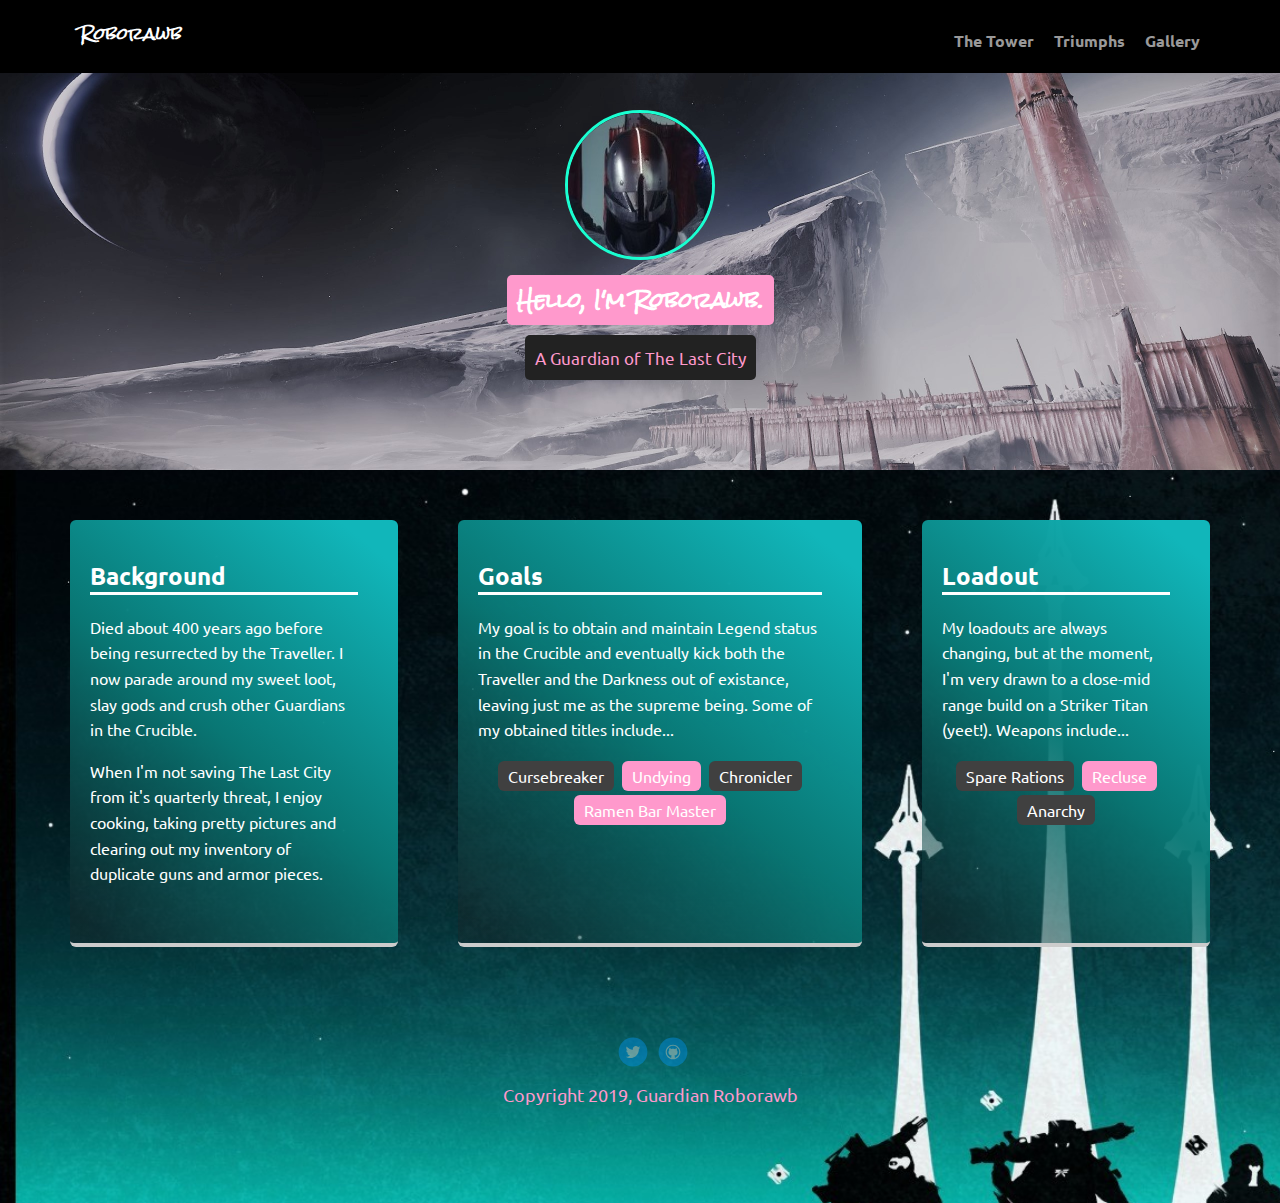
<file: index.html>
<!doctype html>
<html lang="en">
<head>
  <meta charset="utf-8">
  <title>Roborawb's Profile</title>
  <meta name="viewport" content="width=device-width, initial-scale=1.0">
  <link rel="stylesheet" href="styles.css">
  <link href="https://fonts.googleapis.com/css?family=Open+Sans+Condensed:300,700%7CRaleway:400,800%7CUbuntu:400,700,700i" rel="stylesheet">
  <link href="https://fonts.googleapis.com/css?family=Rock+Salt" rel="stylesheet">
  <body>

    <div class="main-nav">
        <ul class="nav">
          <li class="name">Roborawb</li>
          <li class="home ui"><a href="index.html">The Tower</a></li>
          <li class="triumphs ui"><a href="triumphs.html">Triumphs</a></li>
		  <li class ="gallery ui"><a href="gallery.html">Gallery</a></li>
        </ul>
    </div>

    <header>
      <img src="images/headshot.jpg" alt="Guardian Roborawb standing in front of Scarlet Keep" class="profile-image">
      <h1 class="tag name">Hello, I'm Roborawb.</h1>
      <p class="tag location">A Guardian of The Last City</p>
    </header>

    <main class="flex">
      <div class="card">
        <h2>Background</h2>
        <p>Died about 400 years ago before being resurrected by the Traveller. I now parade around my sweet loot, slay gods and crush other Guardians in the Crucible.</p>
        <p>When I'm not saving The Last City from it's quarterly threat, I enjoy cooking, taking pretty pictures and clearing out my inventory of duplicate guns and armor pieces.</p>
      </div> 

      <div class="card">
        <h2>Goals</h2>
        <p>My goal is to obtain and maintain Legend status in the Crucible and eventually kick both the Traveller and the Darkness out of existance, leaving just me as the supreme being. Some of my obtained titles include...</p>
        <ul class="skills">
          <li>Cursebreaker</li>
          <li>Undying</li>
          <li>Chronicler</li>
          <li>Ramen Bar Master</li>
        </ul>
      </div> 
	  
	   <div class="card">
        <h2>Loadout</h2>
        <p>My loadouts are always changing, but at the moment, I'm very drawn to a close-mid range build on a Striker Titan (yeet!). Weapons include...</p>
        <ul class="skills">
          <li>Spare Rations</li>
          <li>Recluse</li>
          <li>Anarchy</li>
        </ul>
      </div> 

    </main>
    <footer>
      <ul>
        <li><a href="https://twitter.com/roballessi" class="social twitter">Twitter</a></li>
        <li><a href="https://github.com/RAllessi" class="social github">Github</a></li>
      </ul>
      <p class="copyright">Copyright 2019, Guardian Roborawb</p>
    </footer>
  </body>
  </html>
</file>
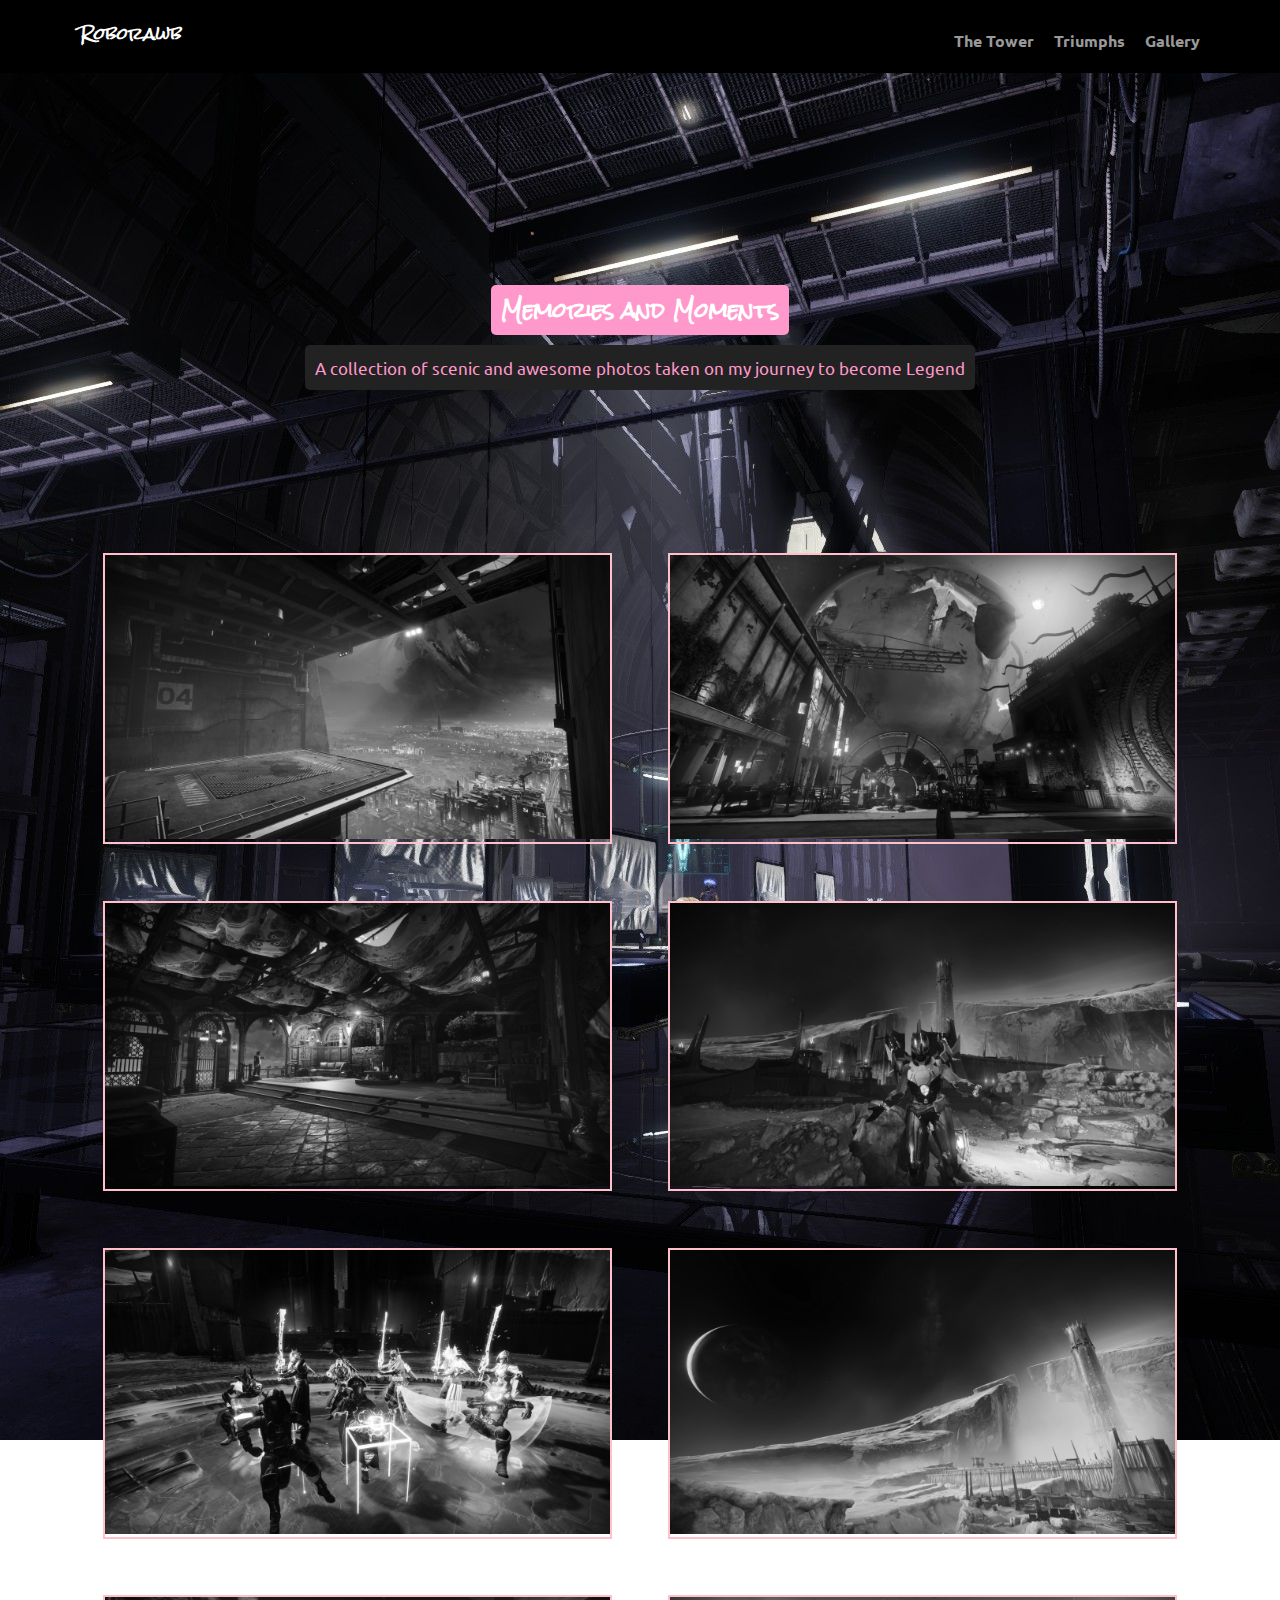
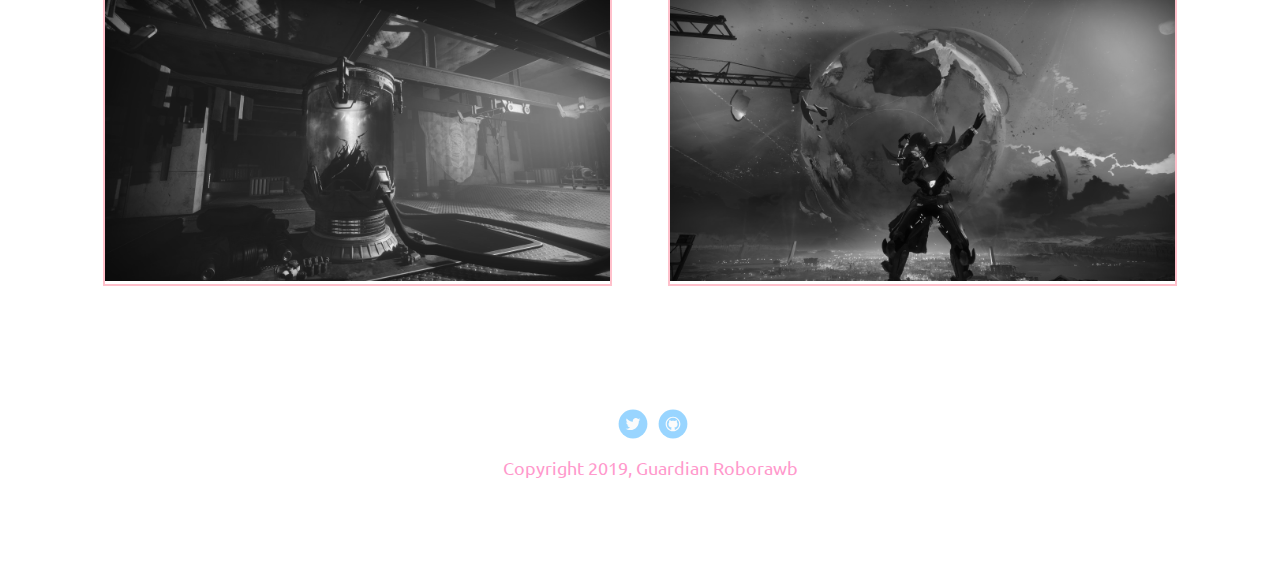
<file: gallery.html>
<!doctype html>
<html lang="en">
<head>
  <meta charset="utf-8">
  <title>Roborawb's Profile</title>
  <meta name="viewport" content="width=device-width, initial-scale=1.0">
  <link rel="stylesheet" href="styles.css">
  <link href="https://fonts.googleapis.com/css?family=Open+Sans+Condensed:300,700%7CRaleway:400,800%7CUbuntu:400,700,700i" rel="stylesheet">
  <link href="https://fonts.googleapis.com/css?family=Rock+Salt" rel="stylesheet">
  <body class="gallery-body">

    <div class="main-nav">
        <ul class="nav">
          <li class="name">Roborawb</li>
          <li class="home ui"><a href="index.html">The Tower</a></li>
          <li class="triumphs ui"><a href="triumphs.html">Triumphs</a></li>
		  <li class ="gallery ui"><a href="gallery.html">Gallery</a></li>
        </ul>
    </div>
	
	 <header class="gallery-header">
      <h1 class="tag name">Memories and Moments</h1>
      <p class="tag location">A collection of scenic and awesome photos taken on my journey to become Legend</p>
    </header>

  <main class="flex">
      <div class="img">
		<ul class="gallery">
			<li>
			   <a href="images/tower1.jpg">
			   <img src="images/tower1.jpg" alt="looking out from the tower over the The Last City"></a>
			</li>
   
			<li>
			   <a href="images/tower2.jpg">
			   <img src="images/tower2.jpg" alt="looking out from the tower over the The Last City"></a>
			</li>
	  
			<li>
			   <a href="images/tower3.jpg">
			   <img src="images/tower3.jpg" alt="looking out from the tower over the The Last City"></a>
			</li>
	  
			<li>
			   <a href="images/tourist.jpg">
			   <img src="images/tourist.jpg" alt="sightseeing on the moon"></a>
			</li>
	  
			<li>
			   <a href="images/thecrew.jpg">
			   <img src="images/thecrew.jpg" alt="An 8 man fireteam comprised of Dads of Destiny memebers"></a>
			</li>
			   
			<li>
			   <a href="images/sk.jpg">
			   <img src="images/sk.jpg" alt="The Scarlet Keep on the moon with Earth hanging in the background"></a>
			</li>
   
			<li>
			   <a href="images/drifter.jpg">
			   <img src="images/drifter.jpg" alt="A Taken test pod in the Drifter's lounge"></a>
			</li>
		
			<li>
			   <a href="images/dance1.jpg">
			   <img src="images/dance1.jpg" alt="Roborawb, as a Titan, busting out some moves in the Tower with the Traveller behind them"></a>
			</li>
		</ul>
      </div>
   </main>
	
    <footer>
      <ul>
        <li><a href="https://twitter.com/roballessi" class="social twitter">Twitter</a></li>
        <li><a href="https://github.com/RAllessi" class="social github">Github</a></li>
      </ul>
      <p class="copyright">Copyright 2019, Guardian Roborawb</p>
    </footer>
  </body>
  </html>
</file>
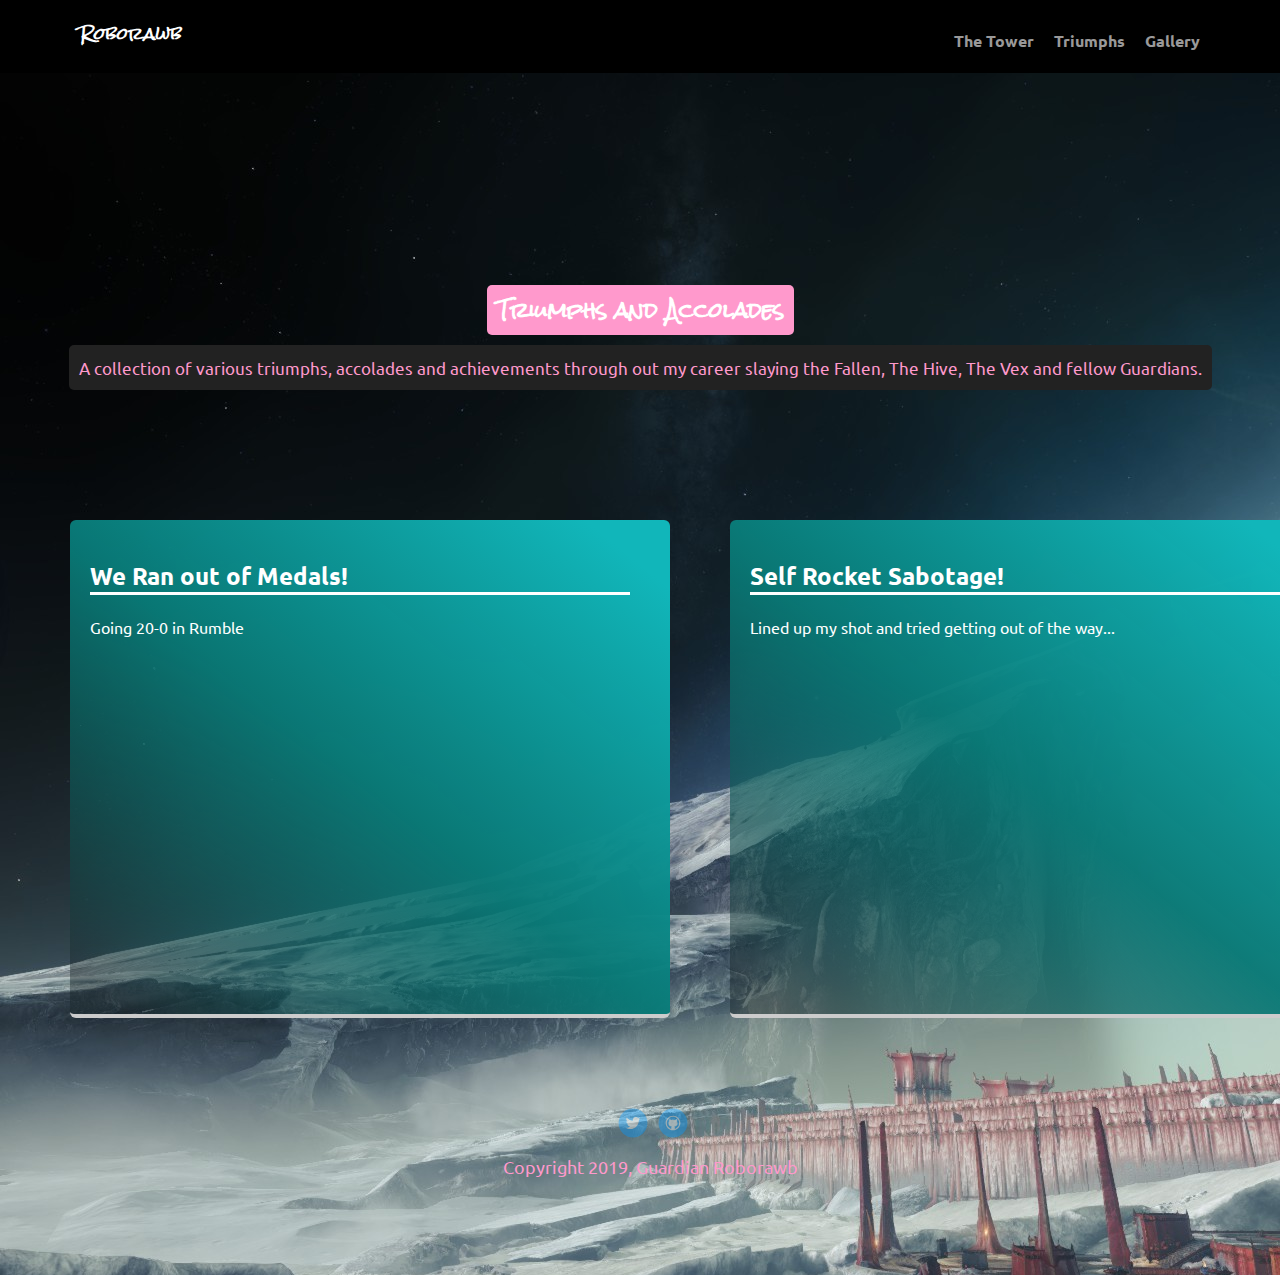
<file: triumphs.html>
<!doctype html>
<html lang="en">
<head>
  <meta charset="utf-8">
  <title>Roborawb's Profile</title>
  <meta name="viewport" content="width=device-width, initial-scale=1.0">
  <link rel="stylesheet" href="styles.css">
  <link href="https://fonts.googleapis.com/css?family=Open+Sans+Condensed:300,700%7CRaleway:400,800%7CUbuntu:400,700,700i" rel="stylesheet">
  <link href="https://fonts.googleapis.com/css?family=Rock+Salt" rel="stylesheet">
  <body class="triumphs-body">

   <div class="main-nav">
        <ul class="nav">
          <li class="name">Roborawb</li>
          <li class="home ui"><a href="index.html">The Tower</a></li>
          <li class="triumphs ui"><a href="triumphs.html">Triumphs</a></li>
		  <li class ="gallery ui"><a href="gallery.html">Gallery</a></li>
        </ul>
    </div>
	
	 <header class="triumphs-header">
      <h1 class="tag name">Triumphs and Accolades</h1>
      <p class="tag location">A collection of various triumphs, accolades and achievements through out my career slaying the Fallen, The Hive, The Vex and fellow Guardians.</p>
    </header>

    <main class="flex">
      <div class="card">
        <h2>We Ran out of Medals!</h2>
        <p>Going 20-0 in Rumble</p>
        <iframe width="560" height="315" src="https://www.youtube.com/embed/2Za0geWsrpE" frameborder="0" allow="accelerometer; autoplay; encrypted-media; gyroscope; picture-in-picture" allowfullscreen></iframe>
      </div> 
	  
	  
	  <div class="card">
        <h2>Self Rocket Sabotage!</h2>
        <p>Lined up my shot and tried getting out of the way...</p>
        <iframe width="560" height="315" src="https://www.youtube.com/embed/bgneVcGCsCQ" frameborder="0" allow="accelerometer; autoplay; encrypted-media; gyroscope; picture-in-picture" allowfullscreen></iframe>
      </div> 
    </main>
	
    <footer>
      <ul>
        <li><a href="https://twitter.com/roballessi" class="social twitter">Twitter</a></li>
        <li><a href="https://github.com/RAllessi" class="social github">Github</a></li>
      </ul>
      <p class="copyright">Copyright 2019, Guardian Roborawb</p>
    </footer>
  </body>
  </html>
</file>
<file: styles.css>
/********************
GLOBAL LAYOUT SET-UP
*********************/
* { 
  box-sizing: border-box;
}
  
body {
  margin: 0;
  padding: 0;
  text-align: center;
  font-family: 'Ubuntu', sans-serif;
  color: #222;
  background: url('images/554663.jpg') no-repeat;
  background-size: cover;
  background-position: 0px 400px;
}

h2 {
  border-bottom: solid 3px white;
}

/********************
LINK STYLES
*********************/

a {
  text-decoration: none;
  color: #999;
}
a:hover {
  color: #ff99cc;
}

/********************
SECTION STYLES
*********************/

.main-nav {
    width: 100%;
    background: black;
    min-height: 30px;
    padding: 10px;
    position: fixed;
    text-align: center;
    z-index: 100;
}
.nav {
    display: flex;
    justify-content: space-around;
    font-weight: 700;
    list-style-type: none;
    margin: 0 auto;
    padding: 0;
    }

.nav .name {
    font-family: 'Rock Salt', sans-serif;
    display: block;
    margin-right: auto;
    color: white;
    transition: all 1s;
}

.nav .name:hover {
    color: #ff99cc;
    transform: scale(1.2) rotate(360deg);
}
.nav li {
    padding: 5px 10px 10px 10px;
}

.nav .ui {
    padding: 20px 10px 0 10px;
}

.nav a {
    transition: all .5s;
}
.nav a:hover {
    color: #ff99cc;
}

.nav a.selected {
    color: #fff;
}

header {
  text-align: center;
  background: url('images/scarlet.jpg') no-repeat top center ;
  background-size: cover;
  overflow: hidden;
  padding-top: 60px;
}
header {
  line-height: 1.5;
}
header .profile-image {
  margin-top: 50px;
  width: 150px;
  height: 150px;
  border-radius: 50%;
  border: 3px solid #1affd1;
  transition: all .5s;
}
header .profile-image:hover {
    filter: grayscale(0%);
    transform: scale(1.2) rotate(5deg);
    border: 3px solid #4b2d2f;
}
.tag {
  background-color: #ff99cc;
  color: white;
  padding: 10px;
  border-radius: 5px;
  display: table;
  margin: 10px auto;
  font-family: 'Rock Salt', sans-serif;
  font-size: 1.25em;
} 
.location {
  background-color: #222;
  color: #ff99cc;
  font-family: 'Ubuntu', sans-serif;
  font-size: 1.05em;
}
.card {
  margin: 30px;
  padding: 20px 40px 40px 20px;
  max-width: 600px;
  text-align: left;
  background: rgb(17,182,186);
  background: linear-gradient(219deg, rgba(17,182,186,1) 7%, rgba(9,121,118,0.9668242296918768) 52%, rgba(24,38,41,0.4318102240896359) 95%);
  border-bottom: 4px solid #ccc;
  border-radius: 6px;
  transition: all .5s;
  color: white;
}
.card:hover {
  border-color: #ff99ff;
}

ul.skills {
  padding: 0;
  text-align: center;
}

.skills li {
  border-radius: 6px;
  display: inline-block;
  background: #ff99cc;
  color: white;
  padding: 5px 10px;
  margin: 2px;
}

.skills li:nth-child(odd) {
  background: #404040;
}

/********************
PAGE: TRIUMPHS STYLE
*********************/

.triumphs-body {
	background: url('images/skfull.jpg') no-repeat top center ;
}

.triumphs-header {
	background: none;
	padding-top: 275px;
}
	
/********************
PAGE: GALLERY STYLE
*********************/
	
.gallery-body {
	background: url('images/blackarmory.jpg') no-repeat top center fixed;
}
	
.gallery-header {
	background: none;
	padding-top: 275px;
}

div.img {
    display: inline-block;
    margin: 30px;
    padding: 5px;
    max-width: 100%;
	background: none;
    transition: all .5s;
    text-align: left;
    color: #fff;
}

div.img img {
    max-width: 100%;
    height: auto;
    filter: grayscale(100%);
}

div a img:hover {
    filter: grayscale(0%);
    transform: scale(1.0);
	border-color: #1affd1;
}

ul.gallery {
    margin: 0;
    padding: 0;
    list-style: none;
}

ul.gallery li:hover{
	border-color: #1affd1;
}

ul.gallery li {
    font-family: 'Ubuntu', sans-serif;
    float: left;
    width: 45%;
    margin: 2.5%;
	border: solid 2px pink;
}


  
/********************
FOOTER STYLE
*********************/
footer {
  width: 100%;
  min-height: 30px;
  padding: 20px 0 40px 20px;
}

footer .copyright {
  top: -8px;
  font-size: 0.85em;
}

footer ul {
  list-style-type: none;
  margin: 0;
  padding: 0;
}

footer ul li {
  display: inline-block;
}

a.social {
  display: inline-block;
  text-indent: -9999px;
  margin-left: 5px;
  width: 30px;
  height: 30px;
  background-size: 30px 30px;
  opacity: .4;
  transition: all .5s;
}
a.twitter {
  background-image: url(images/twitter.svg);
}

a.github {
  background-image: url(images/github.svg);
}
a.social:hover {
  opacity: 1;
}
.clearfix {
  clear: both;
}

/********************
STYLES FOR LARGER SCREENS
*********************/
@media screen and (min-width: 720px) {
  
  .flex {
      display: -ms-flexbox;      /* TWEENER - IE 10 */
      display: flex; 
      max-width: 1200px;
      -ms-flex-pack: distribute;
      justify-content: space-around;
      margin: 0 auto;
  }

  header {
    min-height: 470px;
  }

  .nav {
    max-width: 1200px;
    padding: 0 30px;
  }


  main {
    padding-top: 20px;
  }

  main p {
    line-height: 1.6em;
  }

  footer {
    font-size: 1.3em;
    max-width: 1200px;
    margin: 40px auto;
	color: #ff99cc;
  }

}
</file>
